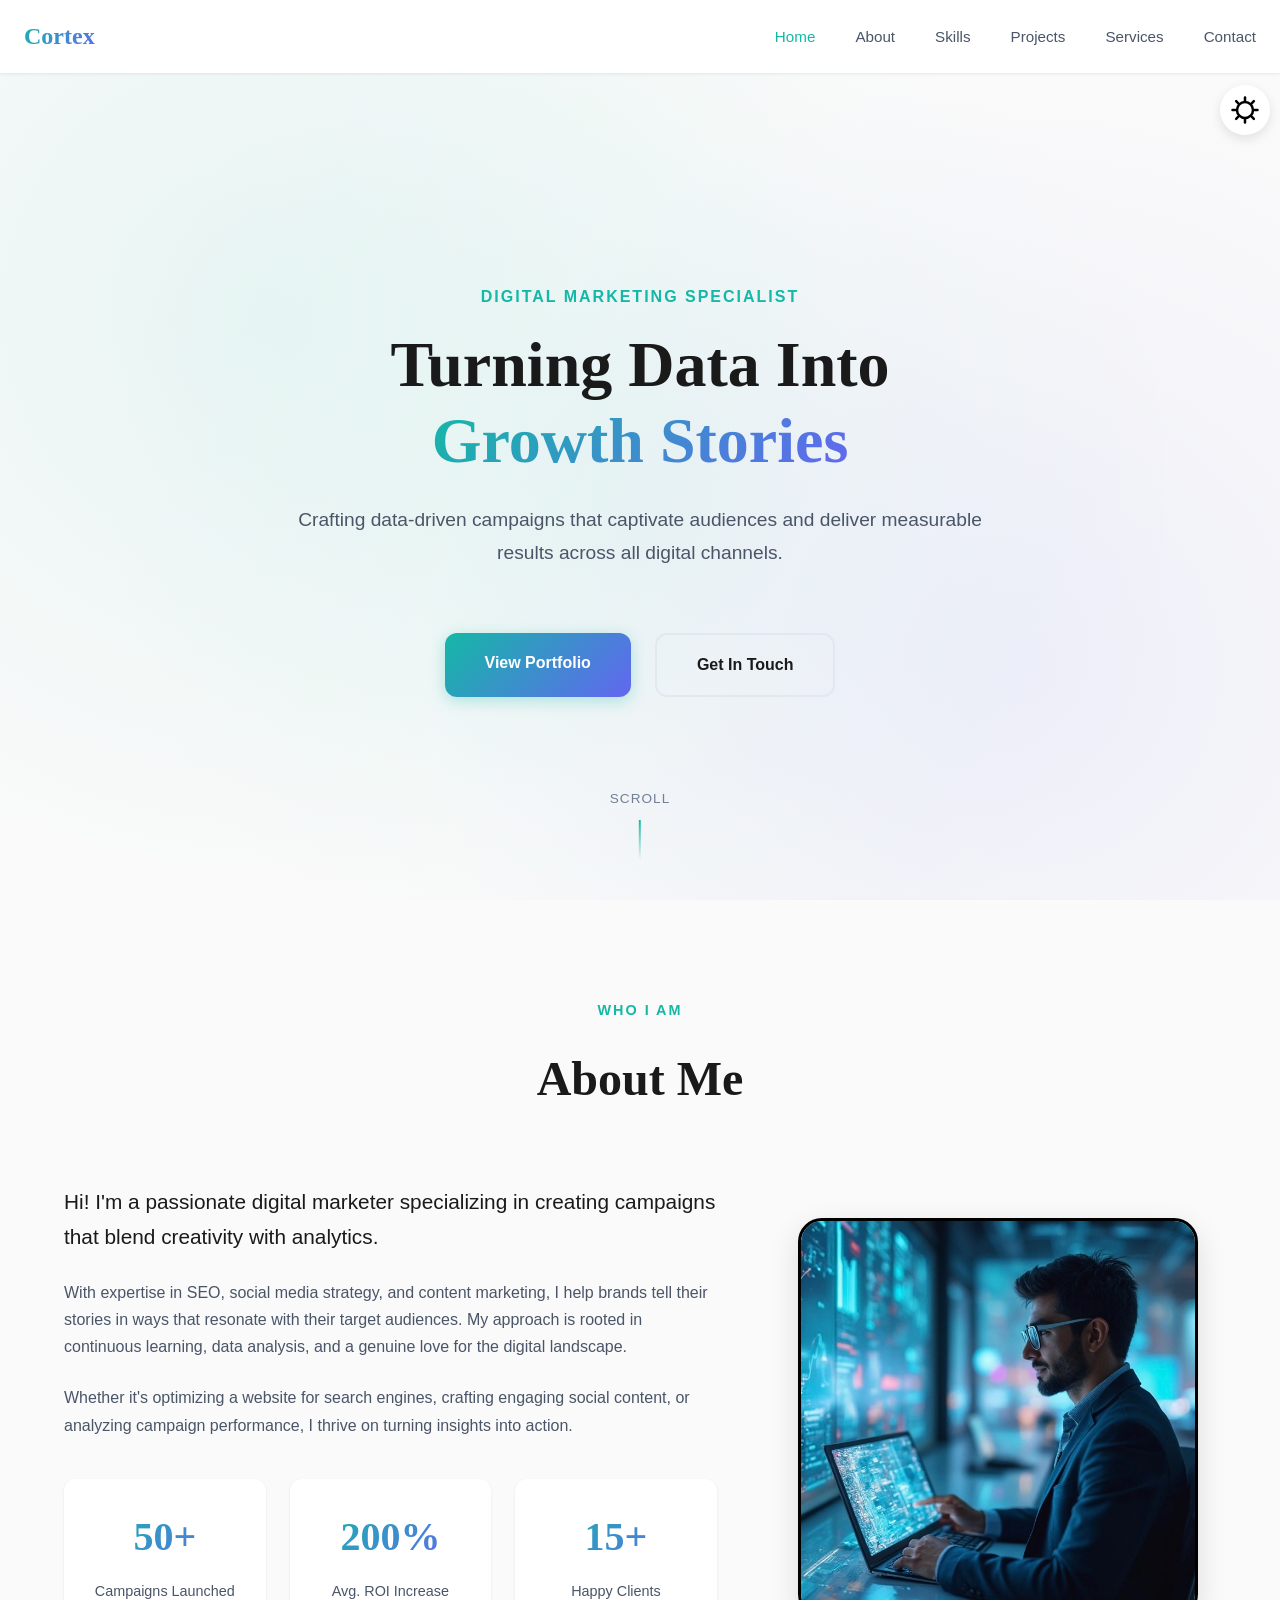
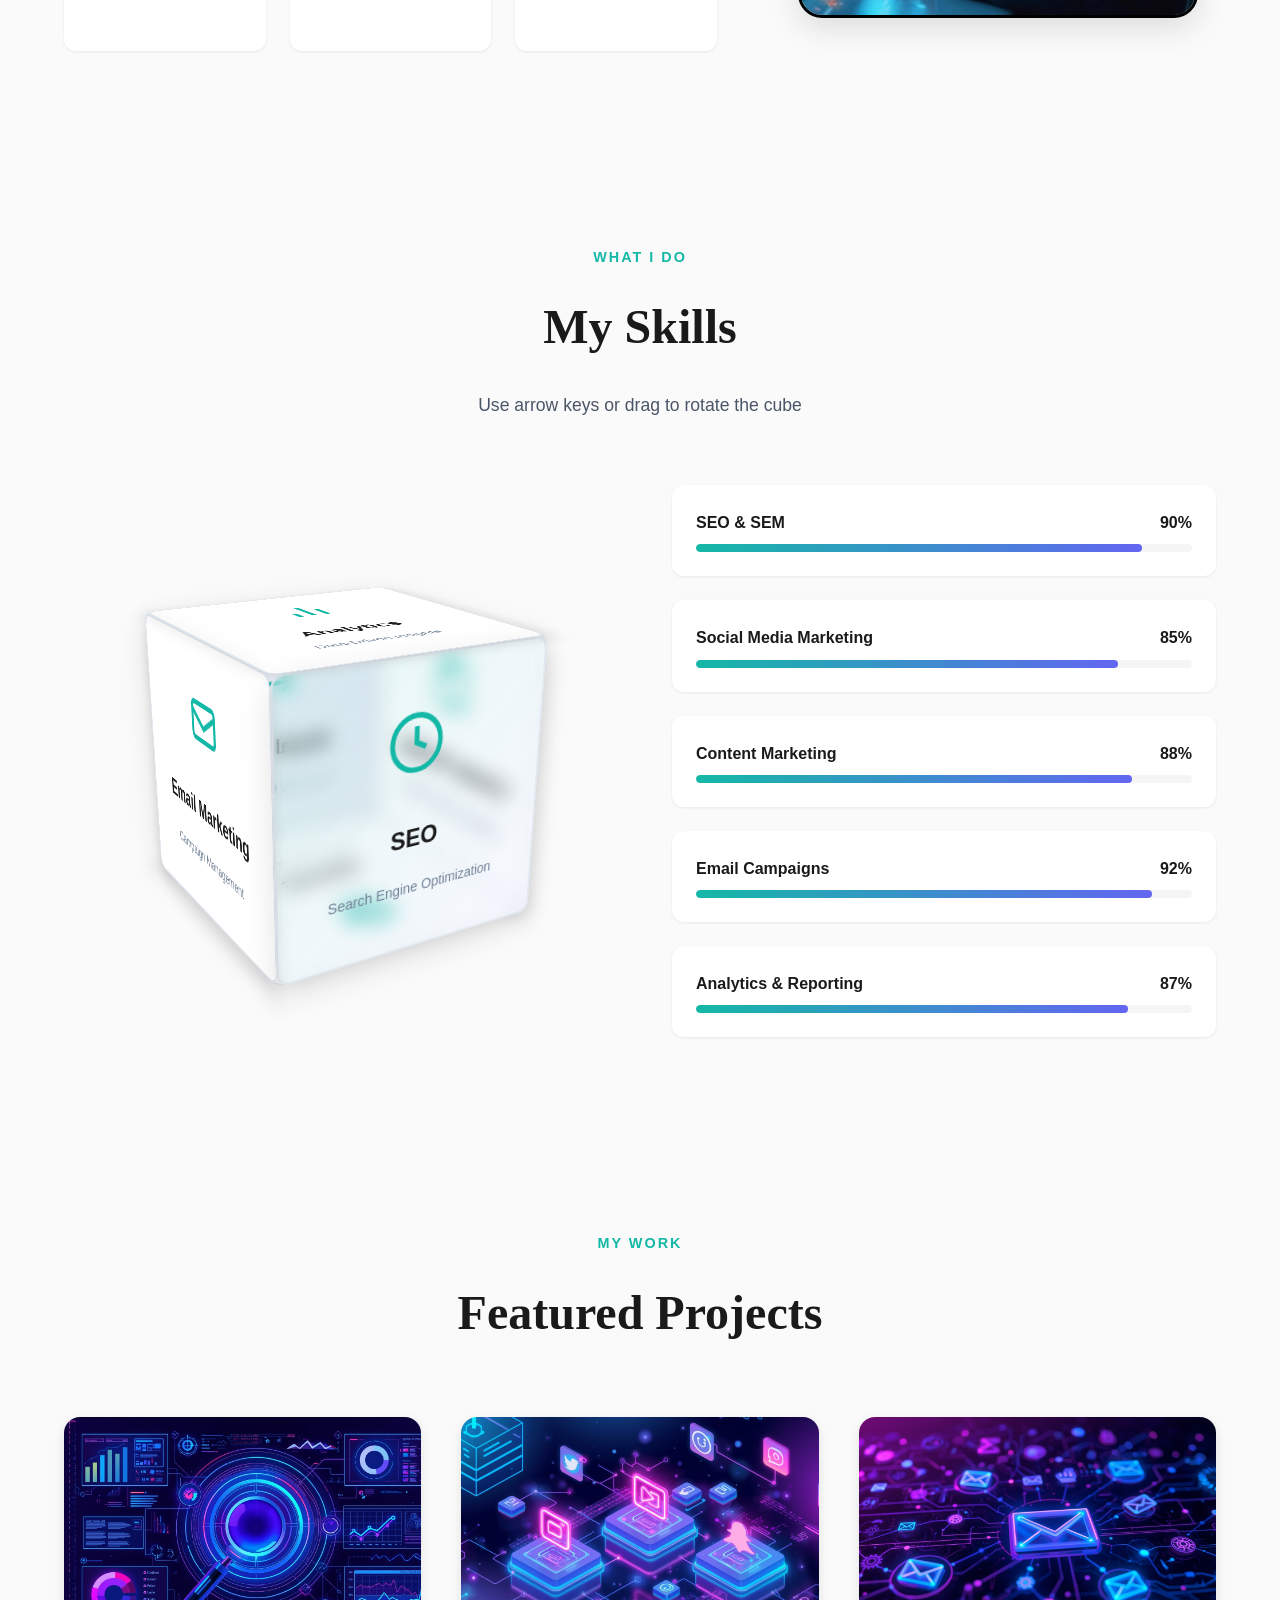
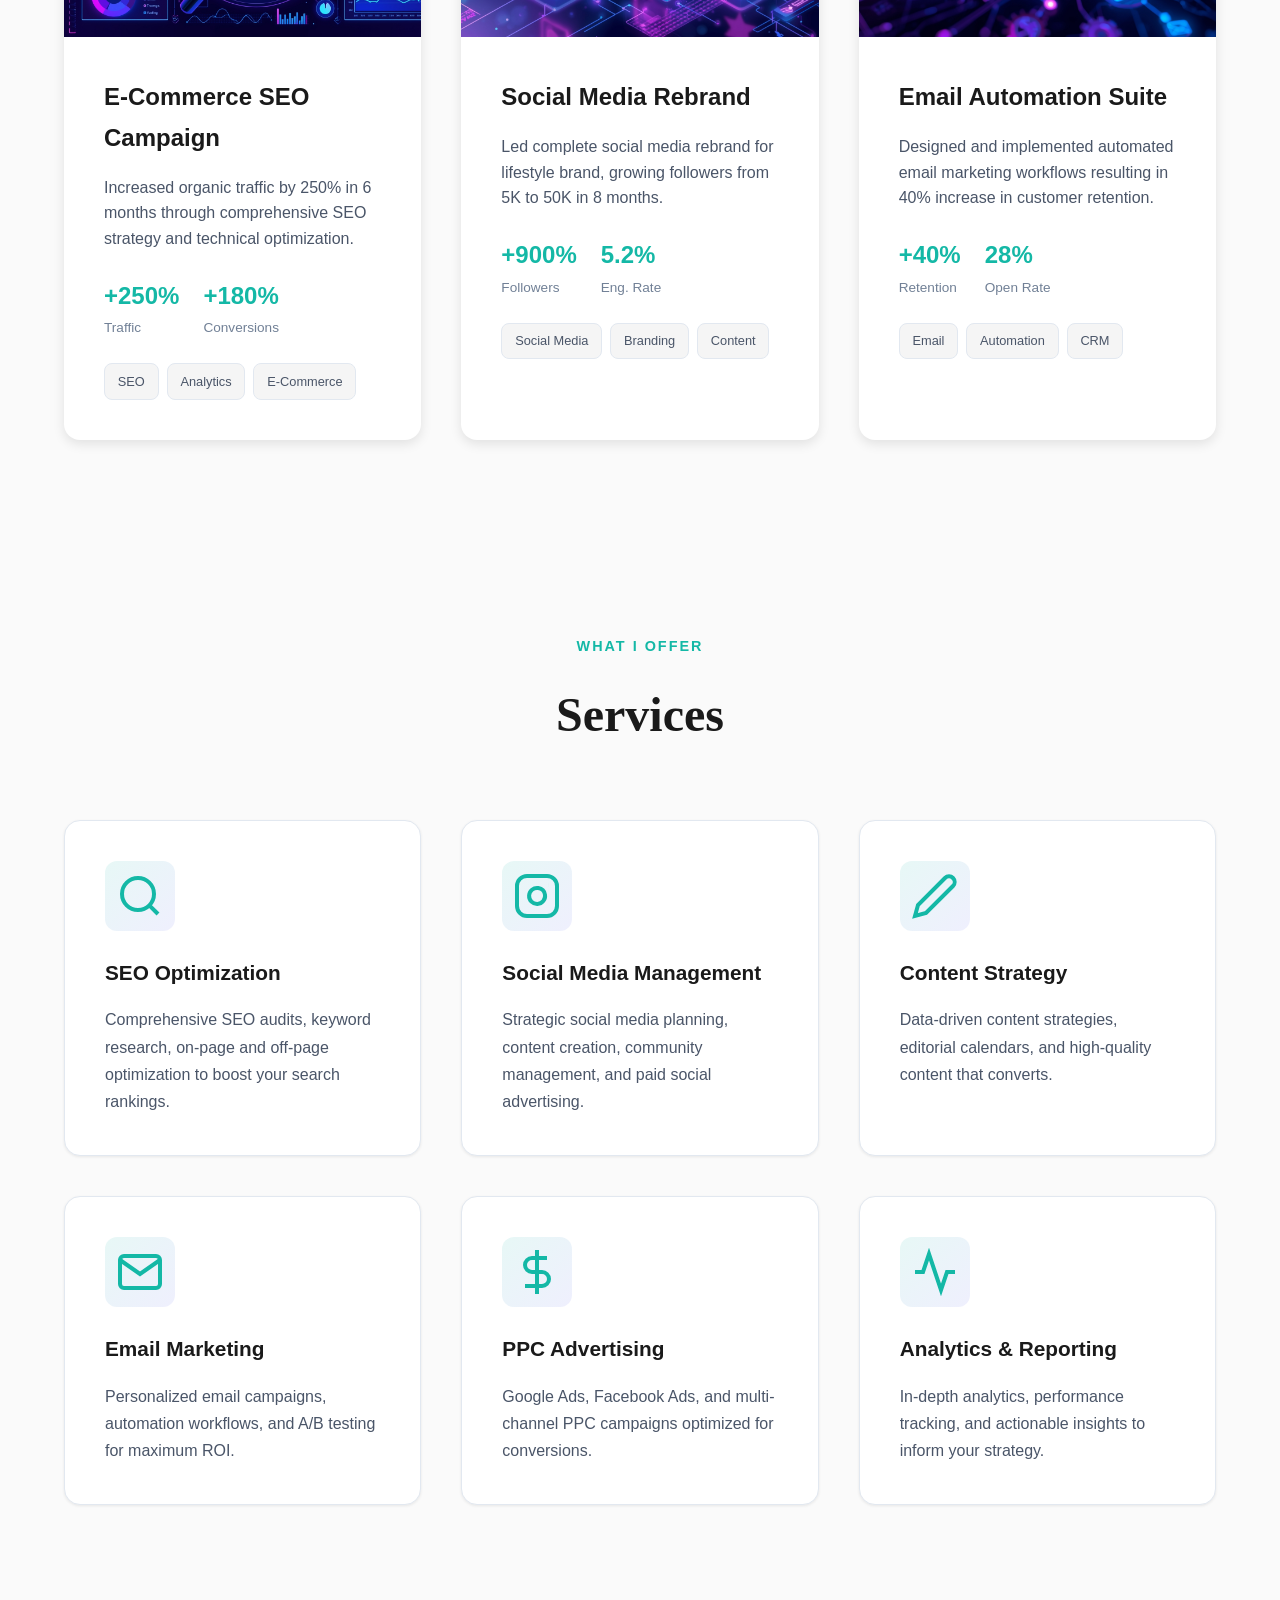
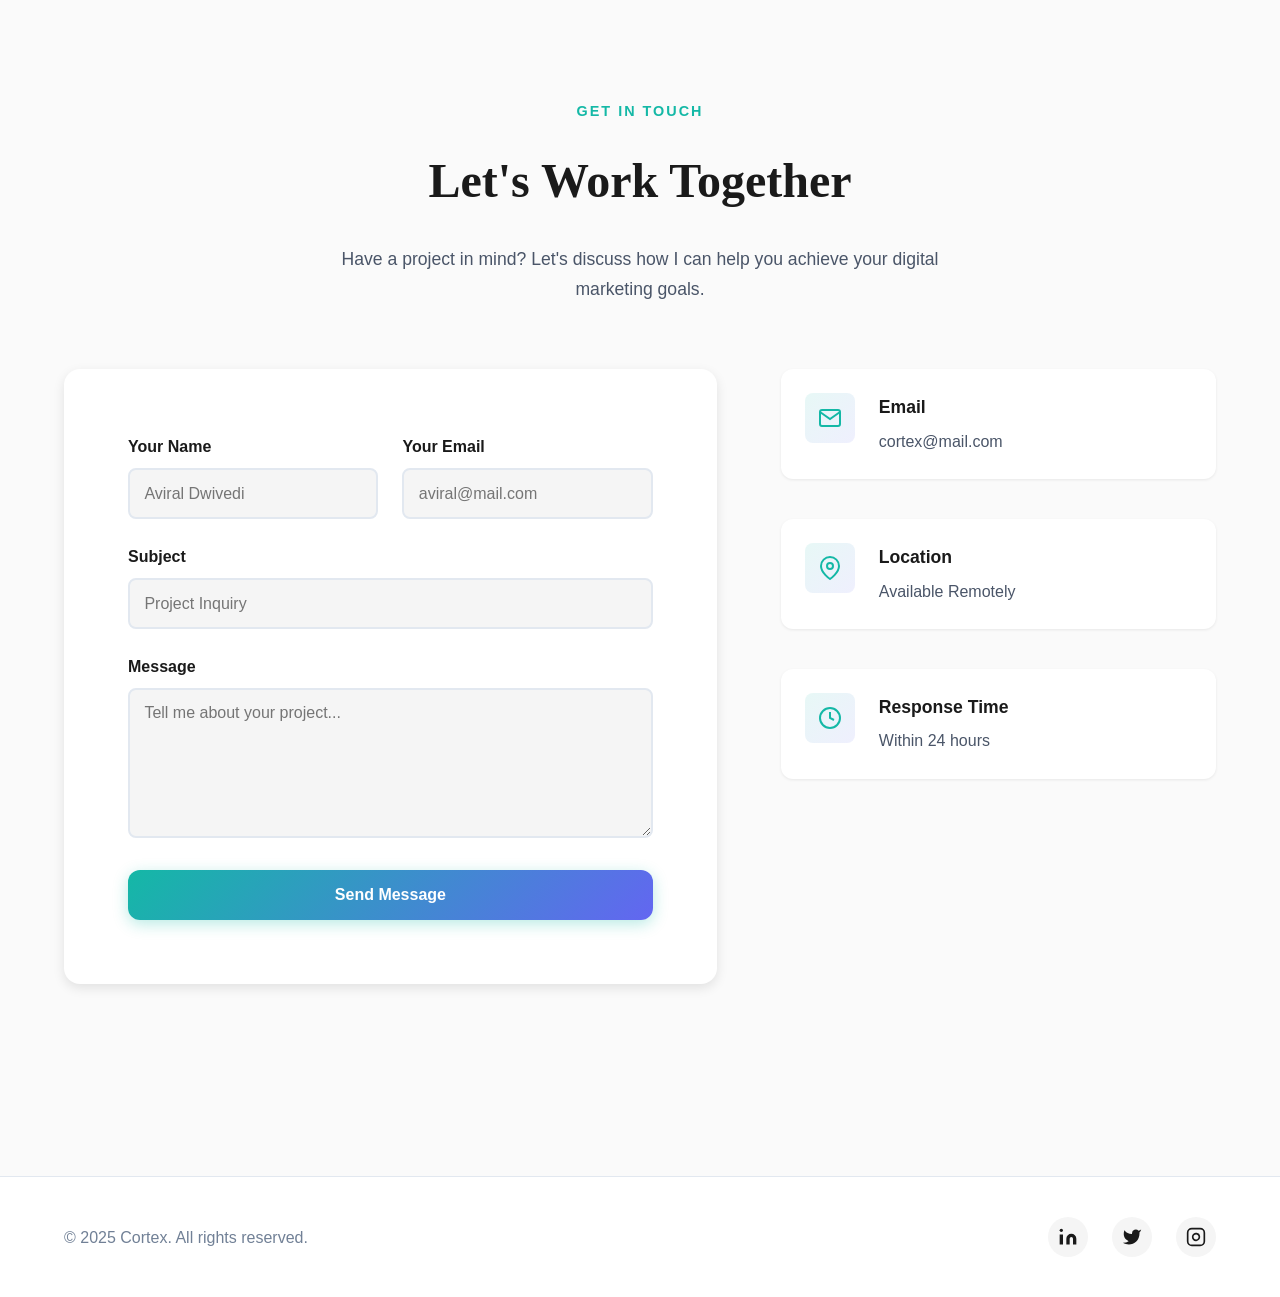
<file: index.html>
<!DOCTYPE html>
<html lang="en">
<head>
    <meta charset="UTF-8">
    <meta name="viewport" content="width=device-width, initial-scale=1.0">
    <title>Digital Marketing Portfolio | Cortex</title>
    <link rel="stylesheet" href="cortex.css">
    
</head>
<body>
    <!-- Theme Toggle Button -->
    <button class="theme-toggle" id="themeToggle" aria-label="Toggle theme">
        <svg class="sun-icon" xmlns="http://www.w3.org/2000/svg" width="30" height="30" viewBox="0 0 120 120">
            <circle cx="60" cy="60" r="32" fill="none" stroke="#000" stroke-width="10"/>
            <g stroke="#000" stroke-width="10" stroke-linecap="round">
                <line x1="60" y1="22" x2="60" y2="10"/>
                <line x1="60" y1="22" x2="60" y2="10" transform="rotate(45 60 60)"/>
                <line x1="60" y1="22" x2="60" y2="10" transform="rotate(90 60 60)"/>
                <line x1="60" y1="22" x2="60" y2="10" transform="rotate(135 60 60)"/>
                <line x1="60" y1="22" x2="60" y2="10" transform="rotate(180 60 60)"/>
                <line x1="60" y1="22" x2="60" y2="10" transform="rotate(225 60 60)"/>
                <line x1="60" y1="22" x2="60" y2="10" transform="rotate(270 60 60)"/>
                <line x1="60" y1="22" x2="60" y2="10" transform="rotate(315 60 60)"/>
            </g>
        </svg>

        <svg class="moon-icon" width="24" height="24" viewBox="0 0 24 24" fill="none" stroke="currentColor" stroke-width="2">
            <path d="M21 12.79A9 9 0 1 1 11.21 3 7 7 0 0 0 21 12.79z"/>
        </svg>
    </button>

    <!-- Navigation -->
    <nav class="navbar">
        <div class="nav-container">
            <a href="#home" class="logo">Cortex</a>
            <ul class="nav-menu">
                <li><a href="#home" class="nav-link">Home</a></li>
                <li><a href="#about" class="nav-link">About</a></li>
                <li><a href="#skills" class="nav-link">Skills</a></li>
                <li><a href="#projects" class="nav-link">Projects</a></li>
                <li><a href="#services" class="nav-link">Services</a></li>
                <li><a href="#contact" class="nav-link">Contact</a></li>
            </ul>
            <button class="mobile-toggle" id="mobileToggle">
                <span></span>
                <span></span>
                <span></span>
            </button>
        </div>
    </nav>

    <!-- Hero Section with Parallax -->
    <section id="home" class="hero-section">
        <div class="parallax-layer layer-1"></div>
        <div class="parallax-layer layer-2"></div>
        <div class="parallax-layer layer-3"></div>
        <div class="hero-content">
            <div class="hero-text reveal">
                <p class="hero-subtitle">Digital Marketing Specialist</p>
                <h1 class="hero-title">Turning Data Into <br> <span class="gradient-text">Growth Stories</span></h1>
                <p class="hero-description">Crafting data-driven campaigns that captivate audiences and deliver measurable results across all digital channels.</p>
                <div class="hero-cta">
                    <a href="#projects" class="btn btn-primary">View Portfolio</a>
                    <a href="#contact" class="btn btn-outline">Get In Touch</a>
                </div>
            </div>
        </div>
        <div class="scroll-indicator">
            <span>Scroll</span>
            <div class="scroll-line"></div>
        </div>
    </section>

    <!-- About Section -->
    <section id="about" class="about-section section-padding">
        <div class="container">
            <div class="section-header reveal">
                <span class="section-tag">Who I Am</span>
                <h2 class="section-title">About Me</h2>
            </div>
            <div class="about-content">
                <div class="about-text reveal">
                    <p class="lead">Hi! I'm a passionate digital marketer specializing in creating campaigns that blend creativity with analytics.</p>
                    <p>With expertise in SEO, social media strategy, and content marketing, I help brands tell their stories in ways that resonate with their target audiences. My approach is rooted in continuous learning, data analysis, and a genuine love for the digital landscape.</p>
                    <p>Whether it's optimizing a website for search engines, crafting engaging social content, or analyzing campaign performance, I thrive on turning insights into action.</p>
                    <div class="about-stats">
                        <div class="stat-item">
                            <h3 class="stat-number">50+</h3>
                            <p class="stat-label">Campaigns Launched</p>
                        </div>
                        <div class="stat-item">
                            <h3 class="stat-number">200%</h3>
                            <p class="stat-label">Avg. ROI Increase</p>
                        </div>
                        <div class="stat-item">
                            <h3 class="stat-number">15+</h3>
                            <p class="stat-label">Happy Clients</p>
                        </div>
                    </div>
                </div>
                <div class="about-image reveal">
                    <div class="gradient-shadow">
                        <img src="images/who-is-the-highest-paid-digital-marketer-unveiling-the-top-earners-in-the-industry.jpg" style=" border-radius: 6%; border: solid black 3px ">
                    </div>
                </div>
            </div>
        </div>
    </section>

    <!-- Skills Section with 3D Cube -->
    <section id="skills" class="skills-section section-padding">
        <div class="container">
            <div class="section-header reveal">
                <span class="section-tag">What I Do</span>
                <h2 class="section-title">My Skills</h2>
                <p class="section-description">Use arrow keys or drag to rotate the cube</p>
            </div>
            <div class="skills-content">
                <div class="skills-cube-container reveal">
                    <div class="skills-cube" id="skillsCube">
                        <div class="cube-face front">
                            <div class="skill-icon">
                                <svg width="60" height="60" viewBox="0 0 24 24" fill="none" stroke="currentColor" stroke-width="2">
                                    <circle cx="12" cy="12" r="10"/>
                                    <path d="M12 6v6l4 2"/>
                                </svg>
                            </div>
                            <h3>SEO</h3>
                            <p>Search Engine Optimization</p>
                        </div>
                        <div class="cube-face back">
                            <div class="skill-icon">
                                <svg width="60" height="60" viewBox="0 0 24 24" fill="none" stroke="currentColor" stroke-width="2">
                                    <path d="M17 2l4 4-4 4"/>
                                    <path d="M3 11v-1a4 4 0 0 1 4-4h14"/>
                                    <path d="M7 22l-4-4 4-4"/>
                                    <path d="M21 13v1a4 4 0 0 1-4 4H3"/>
                                </svg>
                            </div>
                            <h3>Social Media</h3>
                            <p>Community Management</p>
                        </div>
                        <div class="cube-face right">
                            <div class="skill-icon">
                                <svg width="60" height="60" viewBox="0 0 24 24" fill="none" stroke="currentColor" stroke-width="2">
                                    <path d="M14.5 2H6a2 2 0 0 0-2 2v16a2 2 0 0 0 2 2h12a2 2 0 0 0 2-2V7.5L14.5 2z"/>
                                    <polyline points="14 2 14 8 20 8"/>
                                </svg>
                            </div>
                            <h3>Content Strategy</h3>
                            <p>Strategic Content Planning</p>
                        </div>
                        <div class="cube-face left">
                            <div class="skill-icon">
                                <svg width="60" height="60" viewBox="0 0 24 24" fill="none" stroke="currentColor" stroke-width="2">
                                    <rect x="2" y="5" width="20" height="14" rx="2"/>
                                    <path d="M2 8l10 6 10-6"/>
                                </svg>
                            </div>
                            <h3>Email Marketing</h3>
                            <p>Campaign Management</p>
                        </div>
                        <div class="cube-face top">
                            <div class="skill-icon">
                                <svg width="60" height="60" viewBox="0 0 24 24" fill="none" stroke="currentColor" stroke-width="2">
                                    <line x1="18" y1="20" x2="18" y2="10"/>
                                    <line x1="12" y1="20" x2="12" y2="4"/>
                                    <line x1="6" y1="20" x2="6" y2="14"/>
                                </svg>
                            </div>
                            <h3>Analytics</h3>
                            <p>Data-Driven Insights</p>
                        </div>
                        <div class="cube-face bottom">
                            <div class="skill-icon">
                                <svg width="60" height="60" viewBox="0 0 24 24" fill="none" stroke="currentColor" stroke-width="2">
                                    <path d="M12 2L2 7l10 5 10-5-10-5z"/>
                                    <path d="M2 17l10 5 10-5"/>
                                    <path d="M2 12l10 5 10-5"/>
                                </svg>
                            </div>
                            <h3>Strategy</h3>
                            <p>Digital Marketing Plans</p>
                        </div>
                    </div>
                </div>
                <div class="skills-list reveal">
                    <div class="skill-item">
                        <div class="skill-header">
                            <span>SEO & SEM</span>
                            <span>90%</span>
                        </div>
                        <div class="skill-bar">
                            <div class="skill-progress" style="width: 90%;"></div>
                        </div>
                    </div>
                    <div class="skill-item">
                        <div class="skill-header">
                            <span>Social Media Marketing</span>
                            <span>85%</span>
                        </div>
                        <div class="skill-bar">
                            <div class="skill-progress" style="width: 85%;"></div>
                        </div>
                    </div>
                    <div class="skill-item">
                        <div class="skill-header">
                            <span>Content Marketing</span>
                            <span>88%</span>
                        </div>
                        <div class="skill-bar">
                            <div class="skill-progress" style="width: 88%;"></div>
                        </div>
                    </div>
                    <div class="skill-item">
                        <div class="skill-header">
                            <span>Email Campaigns</span>
                            <span>92%</span>
                        </div>
                        <div class="skill-bar">
                            <div class="skill-progress" style="width: 92%;"></div>
                        </div>
                    </div>
                    <div class="skill-item">
                        <div class="skill-header">
                            <span>Analytics & Reporting</span>
                            <span>87%</span>
                        </div>
                        <div class="skill-bar">
                            <div class="skill-progress" style="width: 87%;"></div>
                        </div>
                    </div>
                </div>
            </div>
        </div>
    </section>

    <!-- Projects Section with 3D Tilt Cards -->
    <section id="projects" class="projects-section section-padding">
        <div class="container">
            <div class="section-header reveal">
                <span class="section-tag">My Work</span>
                <h2 class="section-title">Featured Projects</h2>
            </div>
            <div class="projects-grid">
                <!-- Project Card 1 -->
                <div class="project-card reveal tilt-card" data-tilt>
                    <div class="project-image" id="seo"></div>
                    <div class="project-content">
                        <h3 class="project-title">E-Commerce SEO Campaign</h3>
                        <p class="project-description">Increased organic traffic by 250% in 6 months through comprehensive SEO strategy and technical optimization.</p>
                        <div class="project-metrics">
                            <div class="metric">
                                <span class="metric-value">+250%</span>
                                <span class="metric-label">Traffic</span>
                            </div>
                            <div class="metric">
                                <span class="metric-value">+180%</span>
                                <span class="metric-label">Conversions</span>
                            </div>
                        </div>
                        <div class="project-tags">
                            <span class="tag">SEO</span>
                            <span class="tag">Analytics</span>
                            <span class="tag">E-Commerce</span>
                        </div>
                    </div>
                </div>

                <!-- Project Card 2 -->
                <div class="project-card reveal tilt-card" data-tilt>
                    <div class="project-image" id="sm"></div>
                    <div class="project-content">
                        <h3 class="project-title">Social Media Rebrand</h3>
                        <p class="project-description">Led complete social media rebrand for lifestyle brand, growing followers from 5K to 50K in 8 months.</p>
                        <div class="project-metrics">
                            <div class="metric">
                                <span class="metric-value">+900%</span>
                                <span class="metric-label">Followers</span>
                            </div>
                            <div class="metric">
                                <span class="metric-value">5.2%</span>
                                <span class="metric-label">Eng. Rate</span>
                            </div>
                        </div>
                        <div class="project-tags">
                            <span class="tag">Social Media</span>
                            <span class="tag">Branding</span>
                            <span class="tag">Content</span>
                        </div>
                    </div>
                </div>

                <!-- Project Card 3 -->
                <div class="project-card reveal tilt-card" data-tilt>
                    <div class="project-image" id="eo"></div>
                    <div class="project-content">
                        <h3 class="project-title">Email Automation Suite</h3>
                        <p class="project-description">Designed and implemented automated email marketing workflows resulting in 40% increase in customer retention.</p>
                        <div class="project-metrics">
                            <div class="metric">
                                <span class="metric-value">+40%</span>
                                <span class="metric-label">Retention</span>
                            </div>
                            <div class="metric">
                                <span class="metric-value">28%</span>
                                <span class="metric-label">Open Rate</span>
                            </div>
                        </div>
                        <div class="project-tags">
                            <span class="tag">Email</span>
                            <span class="tag">Automation</span>
                            <span class="tag">CRM</span>
                        </div>
                    </div>
                </div>
            </div>
        </div>
    </section>

    <!-- Services Section -->
    <section id="services" class="services-section section-padding">
        <div class="container">
            <div class="section-header reveal">
                <span class="section-tag">What I Offer</span>
                <h2 class="section-title">Services</h2>
            </div>
            <div class="services-grid">
                <div class="service-card reveal">
                    <div class="service-icon">
                        <svg width="48" height="48" viewBox="0 0 24 24" fill="none" stroke="currentColor" stroke-width="2">
                            <circle cx="11" cy="11" r="8"/>
                            <path d="M21 21l-4.35-4.35"/>
                        </svg>
                    </div>
                    <h3 class="service-title">SEO Optimization</h3>
                    <p class="service-description">Comprehensive SEO audits, keyword research, on-page and off-page optimization to boost your search rankings.</p>
                </div>
                <div class="service-card reveal">
                    <div class="service-icon">
                        <svg width="48" height="48" viewBox="0 0 24 24" fill="none" stroke="currentColor" stroke-width="2">
                            <rect x="2" y="2" width="20" height="20" rx="5" ry="5"/>
                            <path d="M16 11.37A4 4 0 1 1 12.63 8 4 4 0 0 1 16 11.37z"/>
                            <line x1="17.5" y1="6.5" x2="17.51" y2="6.5"/>
                        </svg>
                    </div>
                    <h3 class="service-title">Social Media Management</h3>
                    <p class="service-description">Strategic social media planning, content creation, community management, and paid social advertising.</p>
                </div>
                <div class="service-card reveal">
                    <div class="service-icon">
                        <svg width="48" height="48" viewBox="0 0 24 24" fill="none" stroke="currentColor" stroke-width="2">
                            <path d="M17 3a2.828 2.828 0 1 1 4 4L7.5 20.5 2 22l1.5-5.5L17 3z"/>
                        </svg>
                    </div>
                    <h3 class="service-title">Content Strategy</h3>
                    <p class="service-description">Data-driven content strategies, editorial calendars, and high-quality content that converts.</p>
                </div>
                <div class="service-card reveal">
                    <div class="service-icon">
                        <svg width="48" height="48" viewBox="0 0 24 24" fill="none" stroke="currentColor" stroke-width="2">
                            <path d="M4 4h16c1.1 0 2 .9 2 2v12c0 1.1-.9 2-2 2H4c-1.1 0-2-.9-2-2V6c0-1.1.9-2 2-2z"/>
                            <polyline points="22,6 12,13 2,6"/>
                        </svg>
                    </div>
                    <h3 class="service-title">Email Marketing</h3>
                    <p class="service-description">Personalized email campaigns, automation workflows, and A/B testing for maximum ROI.</p>
                </div>
                <div class="service-card reveal">
                    <div class="service-icon">
                        <svg width="48" height="48" viewBox="0 0 24 24" fill="none" stroke="currentColor" stroke-width="2">
                            <line x1="12" y1="1" x2="12" y2="23"/>
                            <path d="M17 5H9.5a3.5 3.5 0 0 0 0 7h5a3.5 3.5 0 0 1 0 7H6"/>
                        </svg>
                    </div>
                    <h3 class="service-title">PPC Advertising</h3>
                    <p class="service-description">Google Ads, Facebook Ads, and multi-channel PPC campaigns optimized for conversions.</p>
                </div>
                <div class="service-card reveal">
                    <div class="service-icon">
                        <svg width="48" height="48" viewBox="0 0 24 24" fill="none" stroke="currentColor" stroke-width="2">
                            <polyline points="22 12 18 12 15 21 9 3 6 12 2 12"/>
                        </svg>
                    </div>
                    <h3 class="service-title">Analytics & Reporting</h3>
                    <p class="service-description">In-depth analytics, performance tracking, and actionable insights to inform your strategy.</p>
                </div>
            </div>
        </div>
    </section>

    <!-- Contact Section -->
    <section id="contact" class="contact-section section-padding">
        <div class="container">
            <div class="section-header reveal">
                <span class="section-tag">Get In Touch</span>
                <h2 class="section-title">Let's Work Together</h2>
                <p class="section-description">Have a project in mind? Let's discuss how I can help you achieve your digital marketing goals.</p>
            </div>
            <div class="contact-content">
                <form class="contact-form reveal" id="contactForm">
                    <div class="form-row">
                        <div class="form-group">
                            <label for="name">Your Name</label>
                            <input type="text" id="name" name="name" required placeholder="Aviral Dwivedi">
                        </div>
                        <div class="form-group">
                            <label for="email">Your Email</label>
                            <input type="email" id="email" name="email" required placeholder="aviral@mail.com">
                        </div>
                    </div>
                    <div class="form-group">
                        <label for="subject">Subject</label>
                        <input type="text" id="subject" name="subject" required placeholder="Project Inquiry">
                    </div>
                    <div class="form-group">
                        <label for="message">Message</label>
                        <textarea id="message" name="message" rows="6" required placeholder="Tell me about your project..."></textarea>
                    </div>
                    <button type="submit" class="btn btn-primary btn-full">Send Message</button>
                    <div class="form-status" id="formStatus"></div>
                </form>
                <div class="contact-info reveal">
                    <div class="info-item">
                        <div class="info-icon">
                            <svg width="24" height="24" viewBox="0 0 24 24" fill="none" stroke="currentColor" stroke-width="2">
                                <path d="M4 4h16c1.1 0 2 .9 2 2v12c0 1.1-.9 2-2 2H4c-1.1 0-2-.9-2-2V6c0-1.1.9-2 2-2z"/>
                                <polyline points="22,6 12,13 2,6"/>
                            </svg>
                        </div>
                        <div>
                            <h4>Email</h4>
                            <p>cortex@mail.com</p>
                        </div>
                    </div>
                    <div class="info-item">
                        <div class="info-icon">
                            <svg width="24" height="24" viewBox="0 0 24 24" fill="none" stroke="currentColor" stroke-width="2">
                                <path d="M21 10c0 7-9 13-9 13s-9-6-9-13a9 9 0 0 1 18 0z"/>
                                <circle cx="12" cy="10" r="3"/>
                            </svg>
                        </div>
                        <div>
                            <h4>Location</h4>
                            <p>Available Remotely</p>
                        </div>
                    </div>
                    <div class="info-item">
                        <div class="info-icon">
                            <svg width="24" height="24" viewBox="0 0 24 24" fill="none" stroke="currentColor" stroke-width="2">
                                <circle cx="12" cy="12" r="10"/>
                                <polyline points="12 6 12 12 16 14"/>
                            </svg>
                        </div>
                        <div>
                            <h4>Response Time</h4>
                            <p>Within 24 hours</p>
                        </div>
                    </div>
                </div>
            </div>
        </div>
    </section>

    <!-- Footer -->
    <footer class="footer">
        <div class="container">
            <div class="footer-content">
                <p>&copy; 2025 Cortex. All rights reserved.</p>
                <div class="social-links">
                    <a href="#" aria-label="LinkedIn">
                        <svg width="20" height="20" viewBox="0 0 24 24" fill="currentColor">
                            <path d="M16 8a6 6 0 0 1 6 6v7h-4v-7a2 2 0 0 0-2-2 2 2 0 0 0-2 2v7h-4v-7a6 6 0 0 1 6-6z"/>
                            <rect x="2" y="9" width="4" height="12"/>
                            <circle cx="4" cy="4" r="2"/>
                        </svg>
                    </a>
                    <a href="#" aria-label="Twitter">
                        <svg width="20" height="20" viewBox="0 0 24 24" fill="currentColor">
                            <path d="M23 3a10.9 10.9 0 0 1-3.14 1.53 4.48 4.48 0 0 0-7.86 3v1A10.66 10.66 0 0 1 3 4s-4 9 5 13a11.64 11.64 0 0 1-7 2c9 5 20 0 20-11.5a4.5 4.5 0 0 0-.08-.83A7.72 7.72 0 0 0 23 3z"/>
                        </svg>
                    </a>
                    <a href="#" aria-label="Instagram">
                        <svg width="20" height="20" viewBox="0 0 24 24" fill="none" stroke="currentColor" stroke-width="2">
                            <rect x="2" y="2" width="20" height="20" rx="5" ry="5"/>
                            <path d="M16 11.37A4 4 0 1 1 12.63 8 4 4 0 0 1 16 11.37z"/>
                            <line x1="17.5" y1="6.5" x2="17.51" y2="6.5"/>
                        </svg>
                    </a>
                </div>
            </div>
        </div>
    </footer>

    <script src="cortex.js"></script>
</body>
</html>
</file>
<file: cortex.css>
/* ===================================
   CSS VARIABLES & THEME SYSTEM
   =================================== */
:root {
    /* Light Theme Colors */
    --bg-primary: #fafafa;
    --bg-secondary: #ffffff;
    --bg-tertiary: #f5f5f5;
    --text-primary: #1a1a1a;
    --text-secondary: #4a5568;
    --text-muted: #718096;
    --border-color: #e2e8f0;
    
    /* Accent Colors - Teal to Muted Indigo */
    --gradient-start: #14b8a6;
    --gradient-end: #6366f1;
    --accent-primary: #14b8a6;
    --accent-secondary: #6366f1;
    
    /* UI Elements */
    --shadow-sm: 0 1px 3px rgba(0, 0, 0, 0.08);
    --shadow-md: 0 4px 12px rgba(0, 0, 0, 0.1);
    --shadow-lg: 0 10px 30px rgba(0, 0, 0, 0.12);
    --shadow-xl: 0 20px 50px rgba(0, 0, 0, 0.15);
    
    /* Spacing */
    --spacing-xs: 0.5rem;
    --spacing-sm: 1rem;
    --spacing-md: 1.5rem;
    --spacing-lg: 2.5rem;
    --spacing-xl: 4rem;
    --spacing-2xl: 6rem;
    
    /* Typography */
    --font-primary: 'Inter', sans-serif;
    --font-display: 'Playfair Display', serif;
    
    /* Border Radius */
    --radius-sm: 8px;
    --radius-md: 12px;
    --radius-lg: 16px;
    --radius-xl: 24px;
    
    /* Transitions */
    --transition-fast: 0.2s ease;
    --transition-normal: 0.3s ease;
    --transition-slow: 0.5s ease;
}

[data-theme="dark"] {
    --bg-primary: #0f1419;
    --bg-secondary: #1a1f2e;
    --bg-tertiary: #252b3b;
    --text-primary: #f7fafc;
    --text-secondary: #cbd5e0;
    --text-muted: #a0aec0;
    --border-color: #2d3748;
    --shadow-sm: 0 1px 3px rgba(0, 0, 0, 0.3);
    --shadow-md: 0 4px 12px rgba(0, 0, 0, 0.4);
    --shadow-lg: 0 10px 30px rgba(0, 0, 0, 0.5);
    --shadow-xl: 0 20px 50px rgba(0, 0, 0, 0.6);
}

/* ===================================
   RESET & BASE STYLES
   =================================== */
* {
    margin: 0;
    padding: 0;
    box-sizing: border-box;
}

html {
    scroll-behavior: smooth;
    font-size: 16px;
}

body {
  font-family: "Segoe UI", Roboto, Helvetica, sans-serif;
}

body {
    font-family: var(--font-primary);
    background-color: var(--bg-primary);
    color: var(--text-primary);
    line-height: 1.7;
    overflow-x: hidden;
    transition: background-color var(--transition-normal), color var(--transition-normal);
}

a {
    text-decoration: none;
    color: inherit;
    transition: color var(--transition-fast), opacity var(--transition-fast);
}

a:hover {
    opacity: 0.8;
}

img {
    max-width: 100%;
    height: auto;
    display: block;
}

button {
    font-family: inherit;
    cursor: pointer;
    border: none;
    background: none;
    transition: transform var(--transition-fast), opacity var(--transition-fast);
}

button:active {
    transform: scale(0.97);
}

/* ===================================
   UTILITIES
   =================================== */
.container {
    max-width: 1200px;
    margin: 0 auto;
    padding: 0 var(--spacing-md);
}

.section-padding {
    padding: var(--spacing-2xl) 0;
}

.gradient-text {
    background: linear-gradient(135deg, var(--gradient-start), var(--gradient-end));
    -webkit-background-clip: text;
    -webkit-text-fill-color: transparent;
    background-clip: text;
}

/* ===================================
   THEME TOGGLE BUTTON
   =================================== */
.theme-toggle {
    position: fixed;
    top: 85px;
    right:10px;
    z-index: 1000;
    width: 50px;
    height: 50px;
    border-radius: 50%;
    background: var(--bg-secondary);
    box-shadow: var(--shadow-md);
    display: flex;
    align-items: center;
    justify-content: center;
    transition: transform var(--transition-normal), box-shadow var(--transition-normal);
}

.theme-toggle:hover {
    transform: rotate(180deg) scale(1.1);
    box-shadow: var(--shadow-lg);
}

.theme-toggle svg {
    position: absolute;
    transition: opacity var(--transition-fast), transform var(--transition-fast);
}

.sun-icon {
    opacity: 1;
}

.moon-icon {
    opacity: 0;
}

[data-theme="dark"] .sun-icon {
    opacity: 0;
}

[data-theme="dark"] .moon-icon {
    opacity: 1;
}

/* ===================================
   NAVIGATION
   =================================== */
.navbar {
    position: fixed;
    top: 0;
    left: 0;
    right: 0;
    z-index: 900;
    background: var(--bg-secondary);
    backdrop-filter: blur(10px);
    box-shadow: var(--shadow-sm);
    transition: background var(--transition-normal), box-shadow var(--transition-normal);
}

.nav-container {
    max-width: 1400px;
    margin: 0 auto;
    padding: var(--spacing-sm) var(--spacing-md);
    display: flex;
    align-items: center;
    justify-content: space-between;
}

.logo {
    font-family: var(--font-display);
    font-size: 1.5rem;
    font-weight: 700;
    background: linear-gradient(135deg, var(--gradient-start), var(--gradient-end));
    -webkit-background-clip: text;
    -webkit-text-fill-color: transparent;
    background-clip: text;
}

.nav-menu {
    display: flex;
    list-style: none;
    gap: var(--spacing-lg);
}

.nav-link {
    font-size: 0.95rem;
    font-weight: 500;
    color: var(--text-secondary);
    position: relative;
    padding: 0.5rem 0;
}

.nav-link::after {
    content: '';
    position: absolute;
    bottom: 0;
    left: 0;
    width: 0;
    height: 2px;
    background: linear-gradient(90deg, var(--gradient-start), var(--gradient-end));
    transition: width var(--transition-normal);
}

.nav-link:hover::after {
    width: 100%;
}

.mobile-toggle {
    display: none;
    flex-direction: column;
    gap: 5px;
}

.mobile-toggle span {
    width: 25px;
    height: 2px;
    background: var(--text-primary);
    transition: transform var(--transition-fast), opacity var(--transition-fast);
}

/* ===================================
   HERO SECTION WITH PARALLAX
   =================================== */
.hero-section {
    position: relative;
    min-height: 100vh;
    display: flex;
    align-items: center;
    justify-content: center;
    overflow: hidden;
    padding-top: 80px;
}

.parallax-layer {
    position: absolute;
    width: 100%;
    height: 100%;
    pointer-events: none;
}

.layer-1 {
    background: radial-gradient(circle at 20% 30%, rgba(20, 184, 166, 0.08) 0%, transparent 50%);
}

.layer-2 {
    background: radial-gradient(circle at 80% 70%, rgba(99, 102, 241, 0.08) 0%, transparent 50%);
}

.layer-3 {
    background: radial-gradient(circle at 50% 50%, rgba(20, 184, 166, 0.05) 0%, transparent 70%);
}

.hero-content {
    position: relative;
    z-index: 10;
    text-align: center;
    max-width: 900px;
    padding: 0 var(--spacing-md);
}

.hero-subtitle {
    font-size: 1rem;
    font-weight: 600;
    color: var(--gradient-start);
    text-transform: uppercase;
    letter-spacing: 2px;
    margin-bottom: var(--spacing-sm);
}

.hero-title {
    font-family: var(--font-display);
    font-size: clamp(2.5rem, 6vw, 4rem);
    font-weight: 700;
    line-height: 1.2;
    margin-bottom: var(--spacing-md);
}

.hero-description {
    font-size: 1.2rem;
    color: var(--text-secondary);
    max-width: 700px;
    margin: 0 auto var(--spacing-xl);
}

.hero-cta {
    display: flex;
    gap: var(--spacing-md);
    justify-content: center;
    flex-wrap: wrap;
}

.scroll-indicator {
    position: absolute;
    bottom: 40px;
    left: 50%;
    transform: translateX(-50%);
    display: flex;
    flex-direction: column;
    align-items: center;
    gap: 10px;
    color: var(--text-muted);
    font-size: 0.85rem;
    text-transform: uppercase;
    letter-spacing: 1px;
}

.scroll-line {
    width: 2px;
    height: 40px;
    background: linear-gradient(to bottom, var(--gradient-start), transparent);
    animation: scrollDown 2s ease-in-out infinite;
}

@keyframes scrollDown {
    0%, 100% {
        transform: translateY(0);
        opacity: 1;
    }
    50% {
        transform: translateY(15px);
        opacity: 0.5;
    }
}

/* ===================================
   BUTTONS
   =================================== */
.btn {
    display: inline-block;
    padding: 1rem 2.5rem;
    font-size: 1rem;
    font-weight: 600;
    border-radius: var(--radius-md);
    transition: transform var(--transition-fast), box-shadow var(--transition-fast), background var(--transition-fast);
}

.btn:hover {
    transform: translateY(-2px);
}

.btn-primary {
    background: linear-gradient(135deg, var(--gradient-start), var(--gradient-end));
    color: white;
    box-shadow: 0 4px 15px rgba(20, 184, 166, 0.3);
}

.btn-primary:hover {
    box-shadow: 0 8px 25px rgba(20, 184, 166, 0.4);
}

.btn-outline {
    border: 2px solid var(--border-color);
    color: var(--text-primary);
    background: transparent;
}

.btn-outline:hover {
    background: var(--bg-tertiary);
    border-color: var(--gradient-start);
}

.btn-full {
    width: 100%;
}

/* ===================================
   SECTION HEADERS
   =================================== */
.section-header {
    text-align: center;
    margin-bottom: var(--spacing-xl);
}

.section-tag {
    display: inline-block;
    font-size: 0.9rem;
    font-weight: 600;
    color: var(--gradient-start);
    text-transform: uppercase;
    letter-spacing: 2px;
    margin-bottom: var(--spacing-sm);
}

.section-title {
    font-family: var(--font-display);
    font-size: clamp(2rem, 4vw, 3rem);
    font-weight: 700;
    margin-bottom: var(--spacing-md);
}

.section-description {
    font-size: 1.1rem;
    color: var(--text-secondary);
    max-width: 600px;
    margin: 0 auto;
}

/* ===================================
   ABOUT SECTION
   =================================== */
.about-content {
    display: grid;
    grid-template-columns: 1.5fr 1fr;
    gap: var(--spacing-xl);
    align-items: center;
}

.about-text .lead {
    font-size: 1.3rem;
    font-weight: 500;
    color: var(--text-primary);
    margin-bottom: var(--spacing-md);
}

.about-text p {
    color: var(--text-secondary);
    margin-bottom: var(--spacing-md);
}

.about-stats {
    display: grid;
    grid-template-columns: repeat(3, 1fr);
    gap: var(--spacing-md);
    margin-top: var(--spacing-lg);
}

.stat-item {
    text-align: center;
    padding: var(--spacing-md);
    background: var(--bg-secondary);
    border-radius: var(--radius-md);
    box-shadow: var(--shadow-sm);
    transition: transform var(--transition-fast), box-shadow var(--transition-fast);
}

.stat-item:hover {
    transform: translateY(-5px);
    box-shadow: var(--shadow-md);
}

.stat-number {
    font-family: var(--font-display);
    font-size: 2.5rem;
    font-weight: 700;
    background: linear-gradient(135deg, var(--gradient-start), var(--gradient-end));
    -webkit-background-clip: text;
    -webkit-text-fill-color: transparent;
    background-clip: text;
    margin-bottom: var(--spacing-xs);
}

.stat-label {
    font-size: 0.9rem;
    color: var(--text-muted);
}

.about-image {
    display: flex;
    justify-content: center;
    align-items: center;
}


.gradient-shadow {
    width: 100%;
    max-width: 400px;
    aspect-ratio: 1;
    background: linear-gradient(135deg, rgba(20, 184, 166, 0.1), rgba(99, 102, 241, 0.1));
    border-radius: var(--radius-xl);
    display: flex;
    align-items: center;
    justify-content: center;
    box-shadow: var(--shadow-lg);
    transition: transform var(--transition-slow);
}

.gradient-shadow:hover {
    transform: scale(1.05) rotate(2deg);
    
}

/* ===================================
   SKILLS SECTION WITH 3D CUBE
   =================================== */
.skills-content {
    display: grid;
    grid-template-columns: 1fr 1fr;
    gap: var(--spacing-xl);
    align-items: center;
}

.skills-cube-container {
    perspective: 1000px;
    display: flex;
    justify-content: center;
    align-items: center;
    min-height: 500px;
}

.skills-cube {
    width: 280px;
    height: 280px;
    position: relative;
    transform-style: preserve-3d;
    transform: rotateX(-20deg) rotateY(30deg);
    transition: transform 0.8s cubic-bezier(0.4, 0, 0.2, 1);
    cursor: grab;
}

.skills-cube:active {
    cursor: grabbing;
}

.cube-face {
    position: absolute;
    width: 280px;
    height: 280px;
    background: var(--bg-secondary);
    border: 2px solid var(--border-color);
    border-radius: var(--radius-md);
    display: flex;
    flex-direction: column;
    align-items: center;
    justify-content: center;
    padding: var(--spacing-lg);
    text-align: center;
    box-shadow: var(--shadow-lg);
    backdrop-filter: blur(10px);
}

.cube-face h3 {
    font-size: 1.5rem;
    margin: var(--spacing-sm) 0;
    color: var(--text-primary);
}

.cube-face p {
    font-size: 0.9rem;
    color: var(--text-muted);
}

.skill-icon {
    color: var(--gradient-start);
    margin-bottom: var(--spacing-sm);
}

.front {
    transform: translateZ(140px);
    background: linear-gradient(135deg, rgba(20, 184, 166, 0.1), rgba(99, 102, 241, 0.05));
}

.back {
    transform: rotateY(180deg) translateZ(140px);
    background: linear-gradient(135deg, rgba(99, 102, 241, 0.1), rgba(20, 184, 166, 0.05));
}

.right {
    transform: rotateY(90deg) translateZ(140px);
}

.left {
    transform: rotateY(-90deg) translateZ(140px);
}

.top {
    transform: rotateX(90deg) translateZ(140px);
}

.bottom {
    transform: rotateX(-90deg) translateZ(140px);
}

/* Skills List */
.skills-list {
    display: flex;
    flex-direction: column;
    gap: var(--spacing-md);
}

.skill-item {
    background: var(--bg-secondary);
    padding: var(--spacing-md);
    border-radius: var(--radius-md);
    box-shadow: var(--shadow-sm);
    transition: transform var(--transition-fast), box-shadow var(--transition-fast);
}

.skill-item:hover {
    transform: translateX(5px);
    box-shadow: var(--shadow-md);
}

.skill-header {
    display: flex;
    justify-content: space-between;
    margin-bottom: var(--spacing-xs);
    font-weight: 600;
    color: var(--text-primary);
}

.skill-bar {
    width: 100%;
    height: 8px;
    background: var(--bg-tertiary);
    border-radius: 10px;
    overflow: hidden;
}

.skill-progress {
    height: 100%;
    background: linear-gradient(90deg, var(--gradient-start), var(--gradient-end));
    border-radius: 10px;
    transition: width 1s ease;
}

/* ===================================
   PROJECTS SECTION WITH 3D TILT
   =================================== */
.projects-grid {
    display: grid;
    grid-template-columns: repeat(auto-fit, minmax(350px, 1fr));
    gap: var(--spacing-lg);
}

.project-card {
    background: var(--bg-secondary);
    border-radius: var(--radius-lg);
    overflow: hidden;
    box-shadow: var(--shadow-md);
    transition: transform var(--transition-normal), box-shadow var(--transition-normal);
    transform-style: preserve-3d;
}

.project-card:hover {
    box-shadow: var(--shadow-xl);
}

.project-image {
    position: relative;
    height: 220px;
    background: linear-gradient(135deg, rgba(20, 184, 166, 0.2), rgba(99, 102, 241, 0.2));
    display: flex;
    align-items: center;
    justify-content: center;
    overflow: hidden;
}

.project-overlay {
    position: absolute;
    inset: 0;
    background: linear-gradient(135deg, var(--gradient-start), var(--gradient-end));
    opacity: 0.1;
    transition: opacity var(--transition-normal);
    
    
}
#seo{
    background-image: url(images/search\ engine\ optimization.jpg) ;
    background-size: cover;
    
}

#sm{
    background-image: url(images/social\ media\ marketing.jpg);
    background-size: cover;
}

#eo{
    background-image: url(images/email\ automatino.jpg);
    background-size: cover;
}
.project-card:hover .project-overlay {
    opacity: 0.2;
}

.project-number {
    font-family: var(--font-display);
    font-size: 6rem;
    font-weight: 700;
    color: var(--text-primary);
    opacity: 0.1;
}

.project-content {
    padding: var(--spacing-lg);
}

.project-title {
    font-size: 1.5rem;
    font-weight: 700;
    margin-bottom: var(--spacing-sm);
    color: var(--text-primary);
}

.project-description {
    color: var(--text-secondary);
    margin-bottom: var(--spacing-md);
    line-height: 1.6;
}

.project-metrics {
    display: flex;
    gap: var(--spacing-md);
    margin-bottom: var(--spacing-md);
}

.metric {
    display: flex;
    flex-direction: column;
}

.metric-value {
    font-size: 1.5rem;
    font-weight: 700;
    color: var(--gradient-start);
}

.metric-label {
    font-size: 0.85rem;
    color: var(--text-muted);
}

.project-tags {
    display: flex;
    gap: var(--spacing-xs);
    flex-wrap: wrap;
}

.tag {
    font-size: 0.8rem;
    padding: 0.4rem 0.8rem;
    background: var(--bg-tertiary);
    border-radius: var(--radius-sm);
    color: var(--text-secondary);
    border: 1px solid var(--border-color);
}

/* ===================================
   SERVICES SECTION
   =================================== */
.services-grid {
    display: grid;
    grid-template-columns: repeat(auto-fit, minmax(300px, 1fr));
    gap: var(--spacing-lg);
}

.service-card {
    background: var(--bg-secondary);
    padding: var(--spacing-lg);
    border-radius: var(--radius-lg);
    box-shadow: var(--shadow-sm);
    transition: transform var(--transition-normal), box-shadow var(--transition-normal);
    border: 1px solid var(--border-color);
}

.service-card:hover {
    transform: translateY(-8px);
    box-shadow: var(--shadow-lg);
    border-color: var(--gradient-start);
}

.service-icon {
    width: 70px;
    height: 70px;
    background: linear-gradient(135deg, rgba(20, 184, 166, 0.1), rgba(99, 102, 241, 0.1));
    border-radius: var(--radius-md);
    display: flex;
    align-items: center;
    justify-content: center;
    margin-bottom: var(--spacing-md);
    color: var(--gradient-start);
    transition: transform var(--transition-normal);
}

.service-card:hover .service-icon {
    transform: scale(1.1) rotate(5deg);
}

.service-title {
    font-size: 1.3rem;
    font-weight: 700;
    margin-bottom: var(--spacing-sm);
    color: var(--text-primary);
}

.service-description {
    color: var(--text-secondary);
    line-height: 1.7;
}

/* ===================================
   CONTACT SECTION
   =================================== */
.contact-content {
    display: grid;
    grid-template-columns: 1.5fr 1fr;
    gap: var(--spacing-xl);
}

.contact-form {
    background: var(--bg-secondary);
    padding: var(--spacing-xl);
    border-radius: var(--radius-lg);
    box-shadow: var(--shadow-md);
}

.form-row {
    display: grid;
    grid-template-columns: 1fr 1fr;
    gap: var(--spacing-md);
}

.form-group {
    margin-bottom: var(--spacing-md);
}

.form-group label {
    display: block;
    font-weight: 600;
    margin-bottom: var(--spacing-xs);
    color: var(--text-primary);
}

.form-group input,
.form-group textarea {
    width: 100%;
    padding: 0.9rem;
    background: var(--bg-tertiary);
    border: 2px solid var(--border-color);
    border-radius: var(--radius-sm);
    font-family: inherit;
    font-size: 1rem;
    color: var(--text-primary);
    transition: border-color var(--transition-fast), box-shadow var(--transition-fast);
}

.form-group input:focus,
.form-group textarea:focus {
    outline: none;
    border-color: var(--gradient-start);
    box-shadow: 0 0 0 3px rgba(20, 184, 166, 0.1);
}

.form-group textarea {
    resize: vertical;
    min-height: 150px;
}

.form-status {
    margin-top: var(--spacing-md);
    padding: var(--spacing-sm);
    border-radius: var(--radius-sm);
    text-align: center;
    font-weight: 500;
    display: none;
}

.form-status.success {
    display: block;
    background: rgba(20, 184, 166, 0.1);
    color: var(--gradient-start);
}

.form-status.error {
    display: block;
    background: rgba(239, 68, 68, 0.1);
    color: #ef4444;
}

.contact-info {
    display: flex;
    flex-direction: column;
    gap: var(--spacing-lg);
}

.info-item {
    display: flex;
    gap: var(--spacing-md);
    align-items: flex-start;
    padding: var(--spacing-md);
    background: var(--bg-secondary);
    border-radius: var(--radius-md);
    box-shadow: var(--shadow-sm);
    transition: transform var(--transition-fast);
}

.info-item:hover {
    transform: translateX(5px);
}

.info-icon {
    width: 50px;
    height: 50px;
    background: linear-gradient(135deg, rgba(20, 184, 166, 0.1), rgba(99, 102, 241, 0.1));
    border-radius: var(--radius-sm);
    display: flex;
    align-items: center;
    justify-content: center;
    color: var(--gradient-start);
    flex-shrink: 0;
}

.info-item h4 {
    font-size: 1.1rem;
    font-weight: 600;
    margin-bottom: 0.3rem;
    color: var(--text-primary);
}

.info-item p {
    color: var(--text-secondary);
}

/* ===================================
   FOOTER
   =================================== */
.footer {
    background: var(--bg-secondary);
    border-top: 1px solid var(--border-color);
    padding: var(--spacing-lg) 0;
    margin-top: var(--spacing-2xl);
}

.footer-content {
    display: flex;
    justify-content: space-between;
    align-items: center;
    flex-wrap: wrap;
    gap: var(--spacing-md);
}

.footer-content p {
    color: var(--text-muted);
}

.social-links {
    display: flex;
    gap: var(--spacing-md);
}

.social-links a {
    width: 40px;
    height: 40px;
    background: var(--bg-tertiary);
    border-radius: 50%;
    display: flex;
    align-items: center;
    justify-content: center;
    color: var(--text-primary);
    transition: transform var(--transition-fast), background var(--transition-fast);
}

.social-links a:hover {
    transform: translateY(-3px);
    background: linear-gradient(135deg, var(--gradient-start), var(--gradient-end));
    color: white;
}

/* ===================================
   ANIMATIONS & SCROLL REVEALS
   =================================== */
.reveal {
    opacity: 0;
    transform: translateY(30px);
    transition: opacity 0.8s ease, transform 0.8s ease;
}

.reveal.active {
    opacity: 1;
    transform: translateY(0);
}

/* ===================================
   RESPONSIVE DESIGN
   =================================== */
@media (max-width: 1024px) {
    .about-content,
    .skills-content,
    .contact-content {
        grid-template-columns: 1fr;
    }
    
    .skills-cube-container {
        order: -1;
    }
}

@media (max-width: 768px) {
    .nav-menu {
        display: none;
    }
    
    .mobile-toggle {
        display: flex;
    }
    
    .hero-cta {
        flex-direction: column;
    }
    
    .about-stats {
        grid-template-columns: 1fr;
    }
    
    .form-row {
        grid-template-columns: 1fr;
    }
    
    .projects-grid {
        grid-template-columns: 1fr;
    }
    
    .services-grid {
        grid-template-columns: 1fr;
    }
    
    .skills-cube {
        width: 220px;
        height: 220px;
    }
    
    .cube-face {
        width: 220px;
        height: 220px;
    }
    
    .front, .back {
        transform: translateZ(110px);
    }
    
    .right {
        transform: rotateY(90deg) translateZ(110px);
    }
    
    .left {
        transform: rotateY(-90deg) translateZ(110px);
    }
    
    .top {
        transform: rotateX(90deg) translateZ(110px);
    }
    
    .bottom {
        transform: rotateX(-90deg) translateZ(110px);
    }
}

@media (max-width: 480px) {
    :root {
        --spacing-xl: 3rem;
        --spacing-2xl: 4rem;
    }
    
    .theme-toggle {
        width: 45px;
        height: 45px;
    }
    
    .hero-title {
        font-size: 2rem;
    }
    
    .section-title {
        font-size: 1.8rem;
    }
    
    .footer-content {
        flex-direction: column;
        text-align: center;
    }
}
</file>
